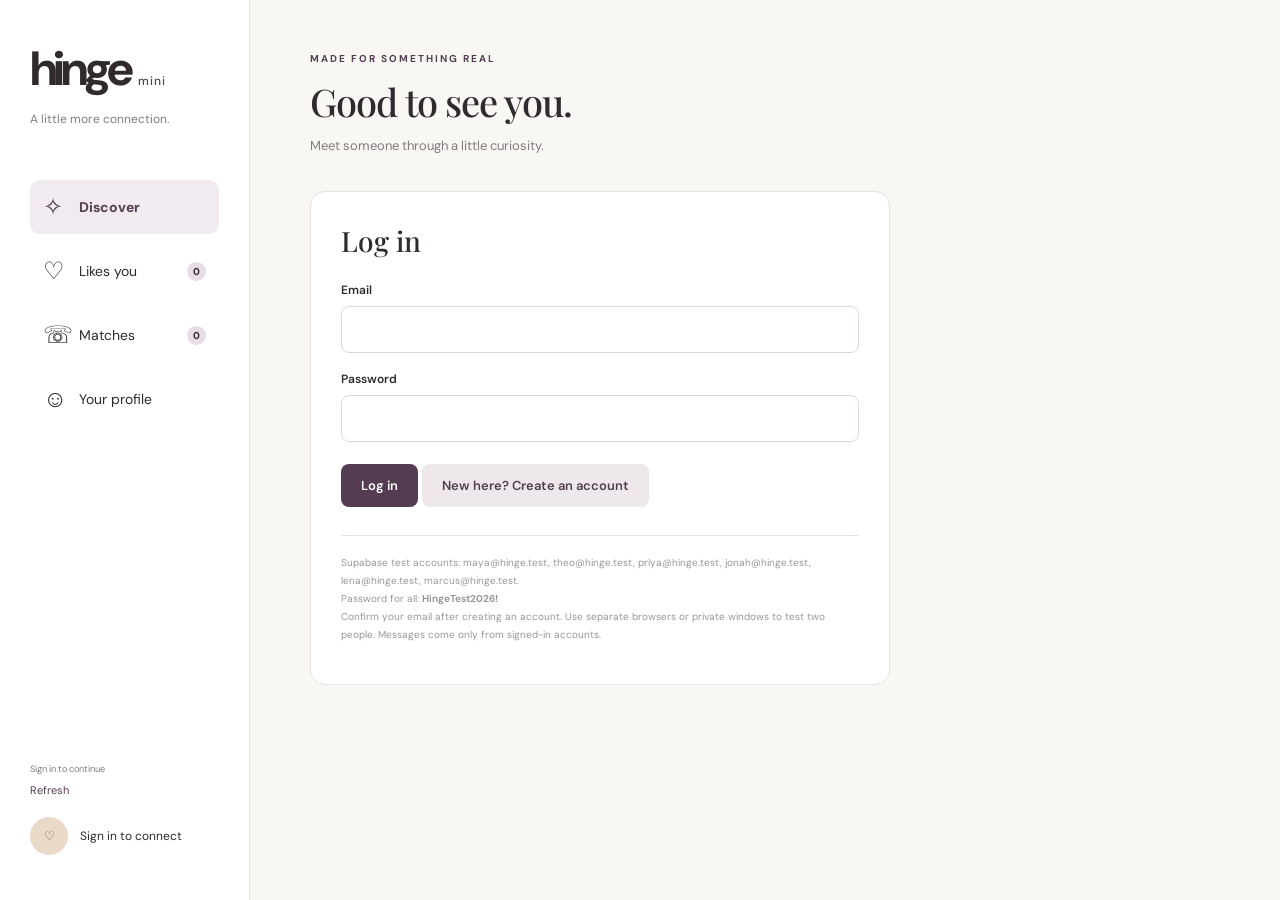
<file: index.html>
<!doctype html>
<html lang="en">
<head>
  <meta charset="UTF-8">
  <meta name="viewport" content="width=device-width, initial-scale=1">
  <meta name="theme-color" content="#543d53">
  <title>Hinge Mini · A little more connection</title>
  <link rel="stylesheet" href="style.css">
</head>
<body>
  <aside class="sidebar">
    <a class="brand" href="#discover">hinge<span>mini</span></a>
    <p class="tagline">A little more connection.</p>
    <nav aria-label="Main navigation">
      <a href="#discover" data-nav="discover"><span>✧</span> Discover</a>
      <a href="#likes" data-nav="likes"><span>♡</span> Likes you <b id="like-count">0</b></a>
      <a href="#matches" data-nav="matches"><span>☏</span> Matches <b id="match-count">0</b></a>
      <a href="#profile" data-nav="profile"><span>☺</span> Your profile</a>
    </nav>
    <div class="database-panel"><small id="database-status" role="status">Connecting…</small><button id="refresh" type="button">Refresh</button></div>
    <div class="sidebar-bottom"><span class="small-avatar">♡</span><div id="signed-in">Your next chapter</div></div>
  </aside>
  <main id="app" tabindex="-1"></main>
  <div id="toast" role="status" aria-live="polite"></div>
  <dialog id="like-dialog"><form id="like-form">
    <button class="close" type="button" aria-label="Close">×</button>
    <span class="eyebrow">MAKE THE FIRST MOVE</span><h2>A little hello goes a long way.</h2>
    <p id="like-context"></p>
    <label for="comment">Add a comment <span class="muted">(optional)</span></label>
    <textarea id="comment" maxlength="300" rows="3" placeholder="What caught your attention?"></textarea>
    <button class="primary" type="submit">Send like ♡</button>
  </form></dialog>
  <script type="module" src="app.js"></script>
</body>
</html>
</file>
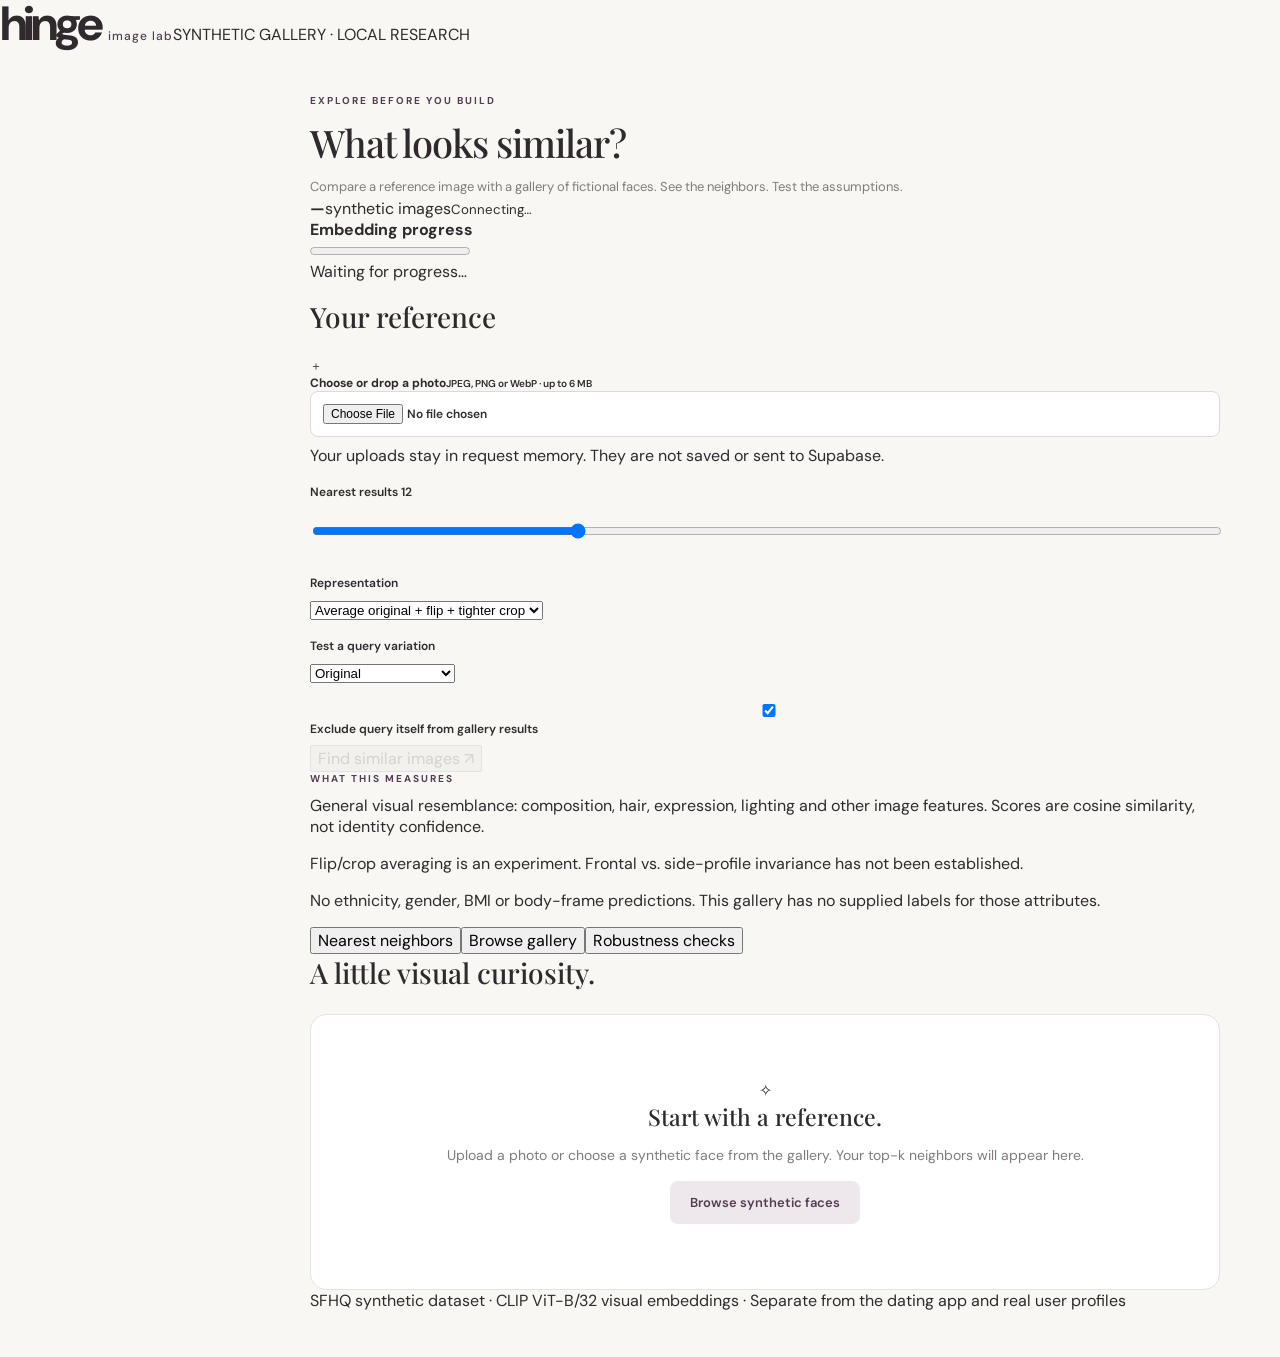
<file: image_lab/web/index.html>
<!doctype html><html lang="en"><head><meta charset="utf-8"><meta name="viewport" content="width=device-width,initial-scale=1"><title>Image Lab · Hinge Mini</title><link rel="stylesheet" href="/style.css"></head><body>
<header><a class="brand" href="http://10.244.21.93:8000">hinge<span>image lab</span></a><span class="research">SYNTHETIC GALLERY · LOCAL RESEARCH</span></header>
<main><section class="intro"><div><p class="eyebrow">EXPLORE BEFORE YOU BUILD</p><h1>What looks similar?</h1><p class="subtitle">Compare a reference image with a gallery of fictional faces. See the neighbors. Test the assumptions.</p></div><div class="stats"><strong id="count">—</strong><span>synthetic images</span><small id="status" role="status">Connecting…</small></div></section>
<section class="embedding-progress" aria-label="Embedding progress"><div><strong id="embedding-title">Embedding progress</strong><span id="embedding-count"></span></div><progress id="embedding-bar" max="100" value="0" aria-label="Gallery images embedded"></progress><p id="embedding-details" role="status">Waiting for progress…</p></section>
<div class="layout"><aside><section class="panel"><h2>Your reference</h2><label class="dropzone" id="dropzone" for="upload"><img id="query-preview" alt="Selected query" hidden><span id="upload-label">＋<br><strong>Choose or drop a photo</strong><small>JPEG, PNG or WebP · up to 6 MB</small></span><input id="upload" type="file" accept="image/jpeg,image/png,image/webp"></label><p class="private">Your uploads stay in request memory. They are not saved or sent to Supabase.</p><form id="search-form"><label for="k">Nearest results <output id="k-value">12</output></label><input id="k" type="range" min="1" max="40" value="12"><label for="mode">Representation</label><select id="mode"><option value="robust">Average original + flip + tighter crop</option><option value="plain">Single center crop (baseline)</option></select><label for="transform">Test a query variation</label><select id="transform"><option value="original">Original</option><option value="flip">Horizontal flip</option><option value="crop">Tighter crop (80%)</option><option value="rotate">Small rotation (+12°)</option></select><label class="checkbox"><input id="exclude" type="checkbox" checked>Exclude query itself from gallery results</label><button id="search" type="submit" disabled>Find similar images ↗</button></form></section><section class="panel note"><p class="eyebrow">WHAT THIS MEASURES</p><p>General visual resemblance: composition, hair, expression, lighting and other image features. Scores are cosine similarity, not identity confidence.</p><p>Flip/crop averaging is an experiment. Frontal vs. side-profile invariance has not been established.</p><p>No ethnicity, gender, BMI or body-frame predictions. This gallery has no supplied labels for those attributes.</p></section></aside>
<section class="workspace"><div class="tabs" role="tablist"><button class="active" role="tab" aria-selected="true" data-tab="results">Nearest neighbors</button><button role="tab" aria-selected="false" data-tab="gallery">Browse gallery</button><button role="tab" aria-selected="false" data-tab="evaluation">Robustness checks</button></div><div id="results" class="tab-content"><div class="section-heading"><h2>A little visual curiosity.</h2><span id="timing"></span></div><div id="query-used"></div><div id="results-grid" class="grid"><div class="empty"><span>✧</span><h3>Start with a reference.</h3><p>Upload a photo or choose a synthetic face from the gallery. Your top-k neighbors will appear here.</p><button class="secondary" id="browse-start">Browse synthetic faces</button></div></div></div><div id="gallery" class="tab-content" hidden><div class="section-heading"><h2>Fictional faces, real experiment.</h2><span id="gallery-range"></span></div><div id="gallery-grid" class="grid"></div><div class="pager"><button id="previous" class="secondary">← Previous</button><button id="next" class="secondary">Next →</button></div></div><div id="evaluation" class="tab-content" hidden><h2>Measure the easy cases first.</h2><p class="subtitle">These checks transform a gallery image and measure retrieval of that same synthetic image. They do not establish performance across different head poses, people, or demographic groups.</p><div id="eval-results"></div></div></section></div>
<footer>SFHQ synthetic dataset · CLIP ViT-B/32 visual embeddings · Separate from the dating app and real user profiles</footer></main><div id="toast" role="status" aria-live="polite"></div><script type="module" src="/app.js"></script></body></html>
</file>
<file: style.css>
@import url('https://fonts.googleapis.com/css2?family=DM+Sans:wght@400;500;600;700&family=Playfair+Display:wght@400;500;600&display=swap');
:root{font-family:'DM Sans',sans-serif;color:#302a2e;background:#f8f7f4;font-synthesis:none;--purple:#543d53;--muted:#827b7e;--line:#e7e2df}*{box-sizing:border-box}body{margin:0}button,input,textarea{font:inherit}button,a,input,textarea{ -webkit-tap-highlight-color:transparent}button,a{touch-action:manipulation}button{cursor:pointer}a{color:inherit;text-decoration:none}button:focus-visible,a:focus-visible,input:focus-visible,textarea:focus-visible{outline:3px solid #ad839e;outline-offset:4px}.sidebar{position:fixed;inset:0 auto 0 0;width:250px;padding:45px 30px;background:#fff;border-right:1px solid var(--line);display:flex;flex-direction:column}.brand{font-size:48px;font-weight:700;letter-spacing:-4px;line-height:1}.brand span{font-size:12px;letter-spacing:1px;font-weight:500;margin-left:8px;color:var(--purple)}.tagline{font-size:12px;color:var(--muted);margin:18px 0 53px}nav{display:grid;gap:10px}nav a{padding:15px 13px;border-radius:10px;font-size:14px;display:flex;align-items:center;gap:13px}nav a.active{background:#f1eaf0;color:var(--purple);font-weight:700}nav a>span{font-size:24px;width:23px;line-height:1}nav b{margin-left:auto;font-size:10px;background:#e8dce6;border-radius:12px;padding:3px 6px}.sidebar-bottom{margin-top:auto;display:flex;gap:12px;align-items:center;font-size:12px}.sidebar-bottom small{display:block;font-size:10px;color:var(--muted);margin-top:5px}.small-avatar{display:grid;place-items:center;background:#e9d9c8;border-radius:50%;width:38px;height:38px;color:#725b49}main{margin-left:250px;max-width:1600px;padding:46px 60px}.page-head{display:flex;align-items:center;justify-content:space-between;margin-bottom:34px}.eyebrow{font-size:10px;font-weight:700;letter-spacing:2px;color:var(--purple)}h1,h2,h3,p{margin-top:0}h1,h2,h3{font-family:'Playfair Display',Georgia,serif;font-weight:500}h1{font-size:38px;letter-spacing:-1px;margin:9px 0}h2{font-size:28px}h3{font-size:23px;margin-bottom:12px}.subtitle{color:var(--muted);font-size:13px;margin:0;line-height:1.6}.pill{border:1px solid var(--line);background:#fff;padding:10px 15px;border-radius:30px;font-size:12px;color:#655c62}.discovery-layout{display:grid;grid-template-columns:minmax(320px,540px) minmax(210px,280px);gap:38px;justify-content:center;align-items:start}.profile-card{background:#fff;border:1px solid var(--line);border-radius:18px;overflow:hidden}.profile-heading{padding:24px 26px;display:flex;align-items:center;justify-content:space-between}.profile-heading h2{margin:0;font-size:28px}.verified{font:12px sans-serif;color:#fff;background:#887790;border-radius:50%;padding:3px 5px;margin-left:7px}.active-status{font-size:10px;color:#7c8770;display:flex;gap:6px;align-items:center}.active-status:before{content:'';width:6px;height:6px;background:#8f9a7a;border-radius:50%}.photo-wrap{height:390px;position:relative;background:#dfd9d1}.photo-wrap img{height:100%;width:100%;object-fit:cover;object-position:center 38%}.photo-label{position:absolute;left:23px;bottom:22px;color:white;text-shadow:0 1px 8px #000;font-size:12px;letter-spacing:.4px}.heart{width:48px;height:48px;border-radius:50%;border:1px solid var(--line);background:#fff;color:var(--purple);font-size:27px;display:grid;place-items:center;box-shadow:0 3px 13px #302a2e0d}.photo-wrap .heart{position:absolute;right:20px;bottom:18px}.details{padding:20px 25px;display:flex;gap:16px;flex-wrap:wrap;font-size:12px;border-bottom:1px solid var(--line)}.details span+span{border-left:1px solid var(--line);padding-left:16px}.prompt{padding:25px;position:relative}.prompt small{font-size:11px;color:var(--muted)}.prompt p{font-family:'Playfair Display',Georgia,serif;font-size:25px;line-height:1.4;margin:11px 50px 6px 0}.prompt .heart{position:absolute;right:20px;bottom:25px;width:40px;height:40px;font-size:24px}.interests{display:flex;gap:7px;flex-wrap:wrap;padding:0 25px 25px}.interests span{padding:7px 11px;background:#f5f2ee;border-radius:20px;font-size:10px;color:#75685e}.profile-actions{display:flex;justify-content:space-between;align-items:center;padding:18px 0}.skip{background:white;border:1px solid var(--line);border-radius:50%;width:48px;height:48px;font-size:26px;color:#7a7377}.hint{font-size:11px;color:var(--muted)}.note-card{border:1px solid var(--line);border-radius:14px;padding:25px;background:#f1ece5;margin-bottom:20px}.note-card .symbol{font-size:29px;color:#887355;display:block;margin-bottom:22px}.note-card h3{line-height:1.35}.note-card p{font-size:12px;line-height:1.9;color:#857b71;margin-bottom:0}.side-label{font-size:10px;letter-spacing:1.6px;color:#9b9296;margin:30px 0 17px}.step{display:flex;gap:12px;margin:17px 0;font-size:12px;line-height:1.6}.step>span{border:1px solid #ddd3dd;border-radius:50%;width:23px;height:23px;flex-shrink:0;text-align:center;color:#8c768b;font-size:10px;padding-top:2px}.step small{display:block;color:var(--muted);font-size:11px}.demo-note{font-size:10px;color:#9c9498;line-height:1.8;border-top:1px solid var(--line);padding-top:18px;margin-top:28px}.primary,.secondary{border:0;border-radius:8px;padding:13px 20px;font-size:13px;font-weight:600}.primary{background:var(--purple);color:#fff}.primary:hover{background:#6d516b}.secondary{background:#eee8ed;color:var(--purple)}.empty{text-align:center;padding:65px 24px;background:white;border:1px solid var(--line);border-radius:16px}.empty p{color:var(--muted);font-size:14px;line-height:1.6}.empty .symbol{font-size:44px;color:#9d8299;display:block;margin-bottom:20px}.likes-grid{display:grid;grid-template-columns:repeat(2,minmax(0,1fr));gap:24px;max-width:850px}.like-card{background:#fff;border:1px solid var(--line);border-radius:15px;overflow:hidden}.like-card img{width:100%;height:290px;object-fit:cover}.like-card section{padding:23px}.like-card p{font-size:13px;color:var(--muted);line-height:1.6}.button-row{display:flex;gap:8px}.match-layout{display:grid;grid-template-columns:250px 1fr;border:1px solid var(--line);border-radius:15px;overflow:hidden;background:#fff;min-height:510px}.match-list{border-right:1px solid var(--line)}.match-item{display:flex;text-align:left;align-items:center;gap:12px;padding:20px 15px;width:100%;border:0;border-bottom:1px solid var(--line);background:white}.match-item.selected{background:#f2edf1}.avatar{width:44px;height:44px;border-radius:50%;object-fit:cover}.match-item small{display:block;color:var(--muted);font-size:10px;margin-top:4px}.chat{display:flex;flex-direction:column;min-width:0}.chat-header{padding:20px;border-bottom:1px solid var(--line);font-weight:600;font-size:14px}.messages{padding:22px;display:flex;flex-direction:column;gap:13px;flex:1;max-height:440px;overflow:auto}.bubble{max-width:85%;background:#f1ecf0;border-radius:13px 13px 13px 3px;padding:12px 16px;font-size:13px;line-height:1.5;overflow-wrap:anywhere}.bubble.mine{align-self:flex-end;background:var(--purple);color:white;border-radius:13px 13px 3px 13px}.chat-form{display:flex;gap:10px;padding:18px;border-top:1px solid var(--line)}input,textarea{width:100%;border:1px solid #dfd7dd;background:#fff;padding:12px;border-radius:8px;color:#302a2e}textarea{resize:vertical}label{display:block;font-size:12px;font-weight:600;margin:18px 0 8px}.edit-form{max-width:580px;background:white;padding:30px;border:1px solid var(--line);border-radius:15px}.edit-form .primary{margin-top:22px}.muted{color:var(--muted);font-weight:400}dialog{border:1px solid var(--line);border-radius:17px;padding:35px;max-width:440px;width:calc(100% - 32px);color:#302a2e}dialog::backdrop{background:#30232c66;backdrop-filter:blur(4px)}dialog h2{margin:16px 0}dialog p{font-size:13px;color:var(--muted);line-height:1.6}dialog .primary{width:100%;margin-top:20px}.close{position:absolute;right:16px;top:12px;background:none;border:0;font-size:27px;color:var(--muted)}#toast{position:fixed;bottom:25px;left:calc(50% + 125px);transform:translateX(-50%);background:#302a2e;color:white;padding:14px 23px;border-radius:10px;font-size:13px;z-index:5;opacity:0;pointer-events:none;transition:opacity .2s;max-width:90vw}#toast.visible{opacity:1}.field-row{display:grid;grid-template-columns:1fr 1fr;gap:16px}
@media(min-width:1450px){main{padding-top:55px}.page-head{max-width:858px;margin-left:auto;margin-right:auto}.photo-wrap{height:440px}}
@media(max-width:1100px){.sidebar{width:210px;padding:35px 20px}main{margin-left:210px;padding:35px 30px}.discovery-layout{gap:22px;grid-template-columns:minmax(300px,520px)}.discovery-aside{display:none}#toast{left:calc(50% + 105px)}.match-layout{grid-template-columns:180px 1fr}}
@media(max-width:700px){.sidebar{position:fixed;inset:auto 0 0;width:100%;height:72px;padding:0;z-index:3;border-right:0;border-top:1px solid var(--line)}.brand,.tagline,.sidebar-bottom{display:none}nav{display:flex;gap:0;height:100%}nav a{flex:1;padding:10px 2px;gap:4px;flex-direction:column;justify-content:center;font-size:10px;border-radius:0}nav a>span{font-size:23px;text-align:center}nav b{display:none}main{margin:0;padding:28px 18px 95px}.page-head{margin-bottom:24px;gap:12px}h1{font-size:32px}.subtitle{font-size:12px}.pill{font-size:10px;padding:9px 11px}.discovery-layout{display:block}.photo-wrap{height:400px}.profile-heading{padding:20px}.profile-heading h2{font-size:27px}.likes-grid{gap:15px;grid-template-columns:1fr}.like-card img{height:340px}.match-layout{grid-template-columns:1fr;min-height:550px}.match-list{border-right:0;display:flex;overflow-x:auto;border-bottom:1px solid var(--line)}.match-item{min-width:155px;border-bottom:0}.chat{min-height:420px}.messages{max-height:350px}.chat-form{padding:12px}.chat-form button{padding:12px}#toast{left:50%;bottom:86px;width:max-content}.edit-form{padding:22px}.hint{font-size:10px}}

.database-panel{margin-top:auto;padding:20px 0;display:grid;gap:8px;color:var(--muted);font-size:11px}.database-panel button{background:none;border:0;text-align:left;padding:0;color:var(--purple);font-size:11px}.sidebar-bottom{margin-top:0}@media(max-width:700px){.database-panel{position:fixed;bottom:72px;left:0;right:0;margin:0;padding:6px 12px;background:var(--page,#f8f7f4);display:flex;justify-content:space-between;border-top:1px solid var(--line)}main{padding-bottom:125px}}
.text-button{border:0;background:none;padding:8px;color:var(--purple);font-size:12px;text-decoration:underline}.photo-placeholder{display:grid;place-items:center;background:linear-gradient(120deg,#eee1db,#d2c4d4);color:#675c67;font-size:32px}.photo-grid{display:grid;grid-template-columns:repeat(3,1fr);gap:12px}.photo-grid img{width:100%;height:120px;object-fit:cover;border-radius:8px}.liked-thumbnail{width:90px!important;height:100px!important;object-fit:cover;border-radius:8px}.chat-header{display:flex;justify-content:space-between;align-items:center;gap:8px}.edit-form>.secondary{margin-top:12px}.button-row{flex-wrap:wrap}.match-item small{max-width:130px;overflow:hidden;text-overflow:ellipsis;white-space:nowrap}button:disabled{opacity:.45;cursor:wait}.like-card>.photo-placeholder{height:290px}.photo-wrap{margin-bottom:4px}
</file>
